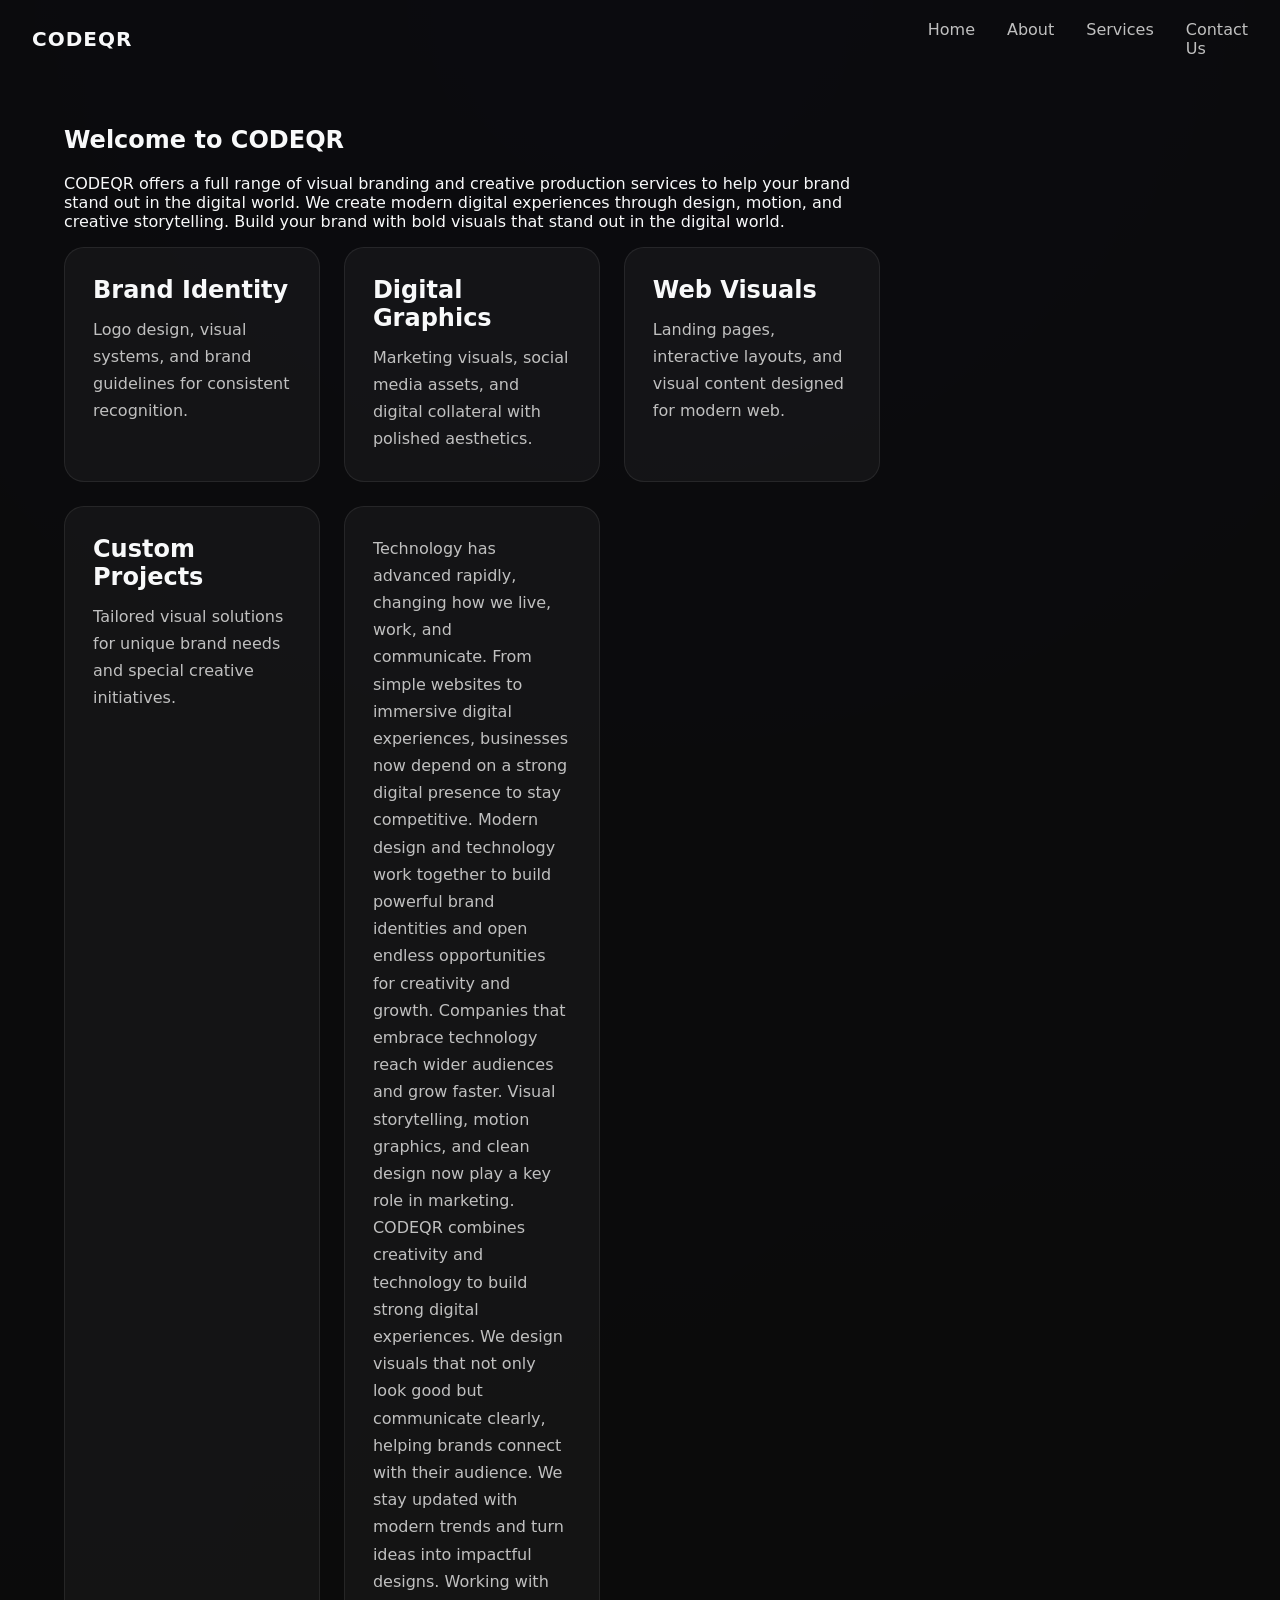
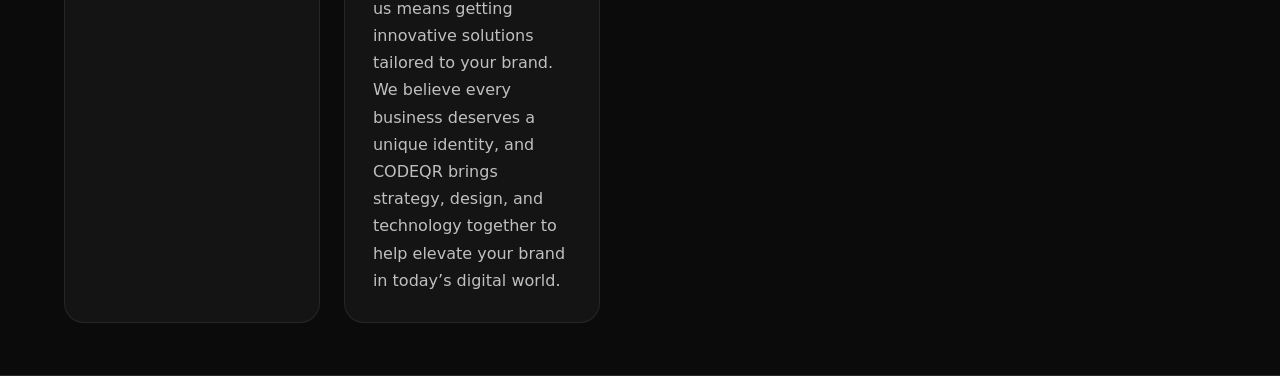
<file: CODEQR/index.html>
<!DOCTYPE html>
<html lang="en">
<head>
  <meta charset="UTF-8">
  <meta name="viewport" content="width=device-width, initial-scale=1.0">
  <title>    CODEQR</title>
  <link rel="stylesheet" href="styles.css">
</head>

<body>

  <header class="site-header">
    <div class="brand">CODEQR</div>

    <nav class="main-nav">
  <a href="index.html" class="nav-link">Home</a>
  <a href="about.html" class="nav-link">About</a>
  <a href="services.html" class="nav-link">Services</a>
  <a href="contact.html" class="nav-link">Contact Us</a>
</nav>
  <main class="page-content services-page">

    <section class="section-block">
      <h1>Welcome to CODEQR</h1>

      <p>
             CODEQR 
        offers a full range of visual branding
        and creative production services to help your
        brand stand out in the digital world. We create modern digital experiences through design, motion, and creative storytelling.
    Build your brand with bold visuals that stand out in the digital world.
      </p>
    </section>

    <section class="services-grid">

      <article class="service-card">
        <h2>Brand Identity</h2>
        <p>
          Logo design, visual systems, and brand guidelines
          for consistent recognition.
        </p>
      </article>

      <article class="service-card">
        <h2>Digital Graphics</h2>
        <p>
          Marketing visuals, social media assets,
          and digital collateral with polished aesthetics.
        </p>
      </article>

      <article class="service-card">
        <h2>Web Visuals</h2>
        <p>
          Landing pages, interactive layouts,
          and visual content designed for modern web.
        </p>
      </article>

      <article class="service-card">
        <h2>Custom Projects</h2>
        <p>
          Tailored visual solutions for unique brand needs
          and special creative initiatives.
        </p>
      </article>
      <article class="service-card">
<p>Technology has advanced rapidly, changing how we live, work, and communicate. From simple websites to immersive digital experiences, businesses now depend on a strong digital presence to stay competitive. Modern design and technology work together to build powerful brand identities and open endless opportunities for creativity and growth. Companies that embrace technology reach wider audiences and grow faster. 
    Visual storytelling, motion graphics, and clean design now play a key role in marketing. CODEQR combines creativity and technology to build strong digital experiences. We design visuals that not only look good but communicate clearly, helping brands connect with their audience.
     We stay updated with modern trends and turn ideas into impactful designs. Working with us means getting innovative solutions tailored to your brand. We believe every business deserves a unique identity, and CODEQR brings strategy, design, and technology together to help elevate your brand in today’s digital world.
</p>
      </article>
    </section>

  </main>

  <script src="script.js"></script>

</body>
</html>
</file>
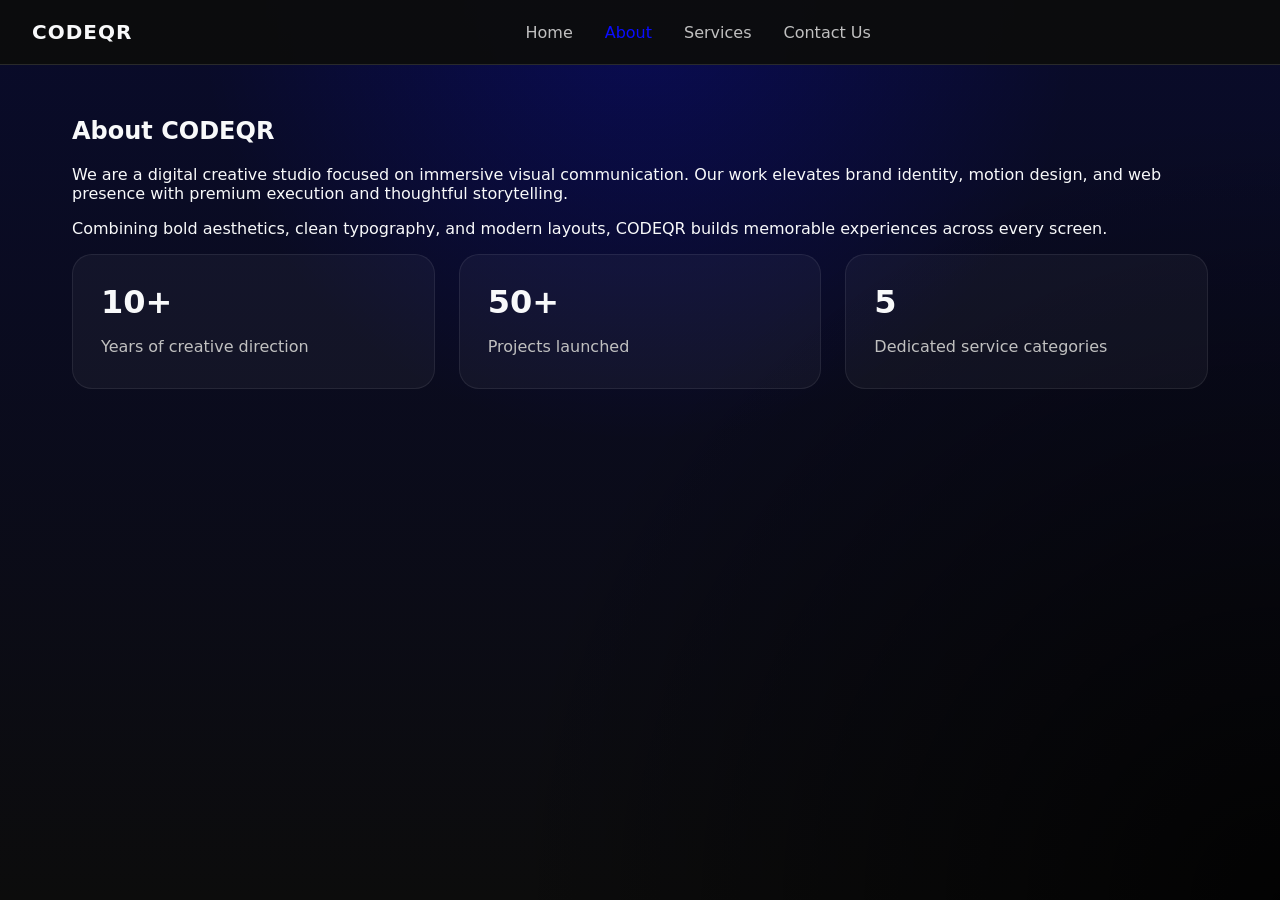
<file: CODEQR/about.html>
<!DOCTYPE html>
<html lang="en">
<head>
  <meta charset="UTF-8">
  <meta name="viewport" content="width=device-width, initial-scale=1.0">
  <title>CODEQR - About</title>
  <link rel="stylesheet" href="styles.css">
</head>

<body>

  <header class="site-header">
    <div class="brand">CODEQR</div>

    <nav class="main-nav">
      <a href="index.html" class="nav-link">Home</a>
      <a href="about.html" class="nav-link active">About</a>
      <a href="services.html" class="nav-link">Services</a>
      <a href="contact.html" class="nav-link">Contact Us</a>
    </nav>
  </header>

  <main class="page-content about-page">

    <section class="section-block">
      <h1>About CODEQR</h1>

      <p>
        We are a digital creative studio focused on immersive
        visual communication. Our work elevates brand identity,
        motion design, and web presence with premium execution
        and thoughtful storytelling.
      </p>

      <p>
        Combining bold aesthetics, clean typography,
        and modern layouts, CODEQR builds memorable
        experiences across every screen.
      </p>
    </section>

    <section class="section-block stats-grid">

      <article class="stat-card">
        <h2>10+</h2>
        <p>Years of creative direction</p>
      </article>

      <article class="stat-card">
        <h2>50+</h2>
        <p>Projects launched</p>
      </article>

      <article class="stat-card">
        <h2>5</h2>
        <p>Dedicated service categories</p>
      </article>

    </section>

  </main>

  <script src="script.js"></script>

</body>
</html>
</file>
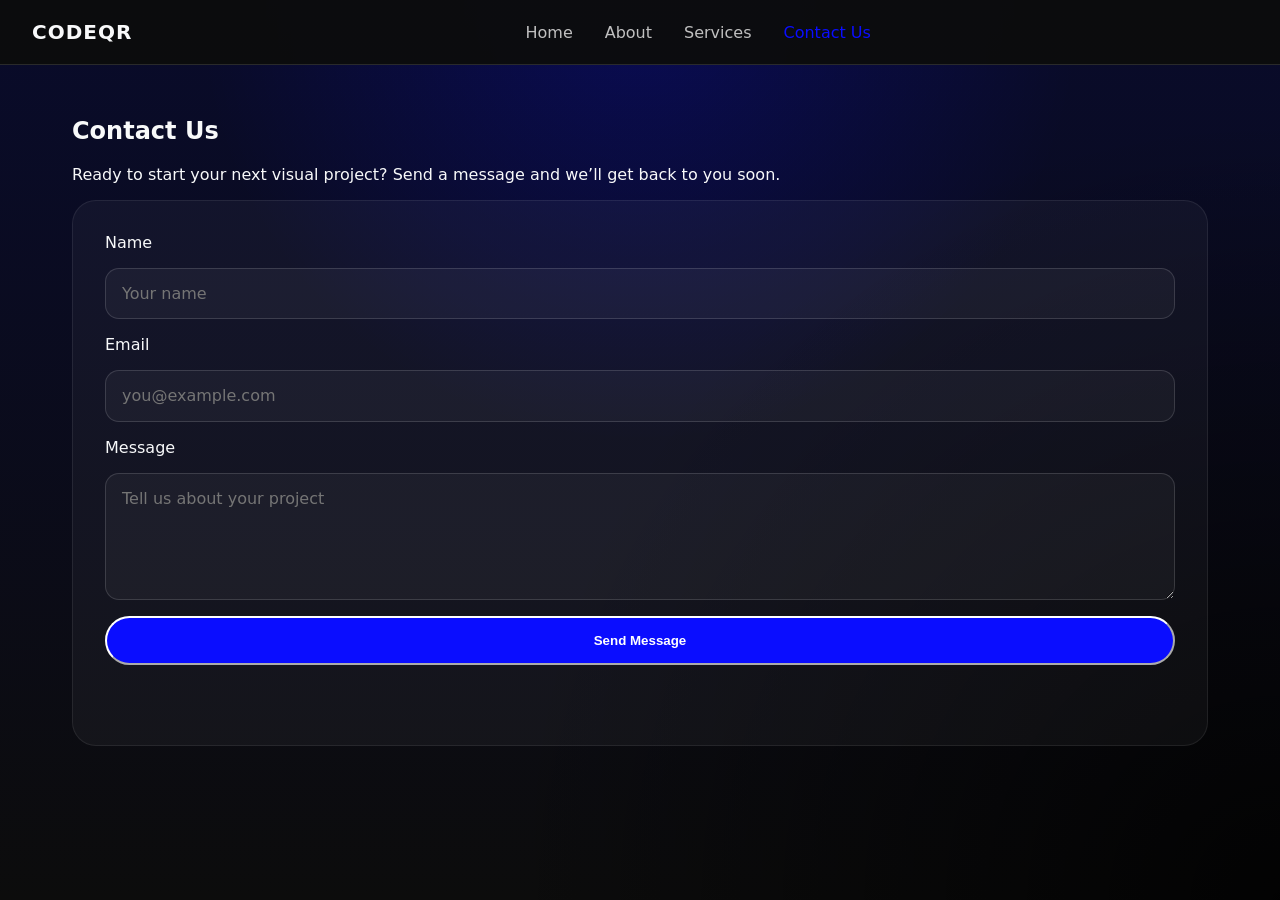
<file: CODEQR/contact.html>
<!DOCTYPE html>
<html lang="en">
<head>
  <meta charset="UTF-8">
  <meta name="viewport" content="width=device-width, initial-scale=1.0">
  <title>CODEQR - Contact Us</title>
  <link rel="stylesheet" href="styles.css">
</head>
<body>
  <header class="site-header">
    <div class="brand">CODEQR</div>
    <nav class="main-nav">
      <a href="index.html" class="nav-link">Home</a>
      <a href="about.html" class="nav-link">About</a>
      <a href="services.html" class="nav-link">Services</a>
      <a href="contact.html" class="nav-link active">Contact Us</a>
    </nav>
  </header>

  <main class="page-content contact-page">
    <section class="section-block">
      <h1>Contact Us</h1>
      <p>Ready to start your next visual project? Send a message and we’ll get back to you soon.</p>
    </section>

    <section class="form-section">
      <form id="contactForm">
        <label for="name">Name</label>
        <input type="text" id="name" name="name" placeholder="Your name" required>

        <label for="email">Email</label>
        <input type="email" id="email" name="email" placeholder="you@example.com" required>

        <label for="message">Message</label>
        <textarea id="message" name="message" rows="5" placeholder="Tell us about your project" required></textarea>

        <button type="submit" class="button primary">Send Message</button>
        <p id="formMessage" class="form-message"></p>
      </form>
    </section>
  </main>

  <script src="script.js"></script>
</body>
</html>
</file>
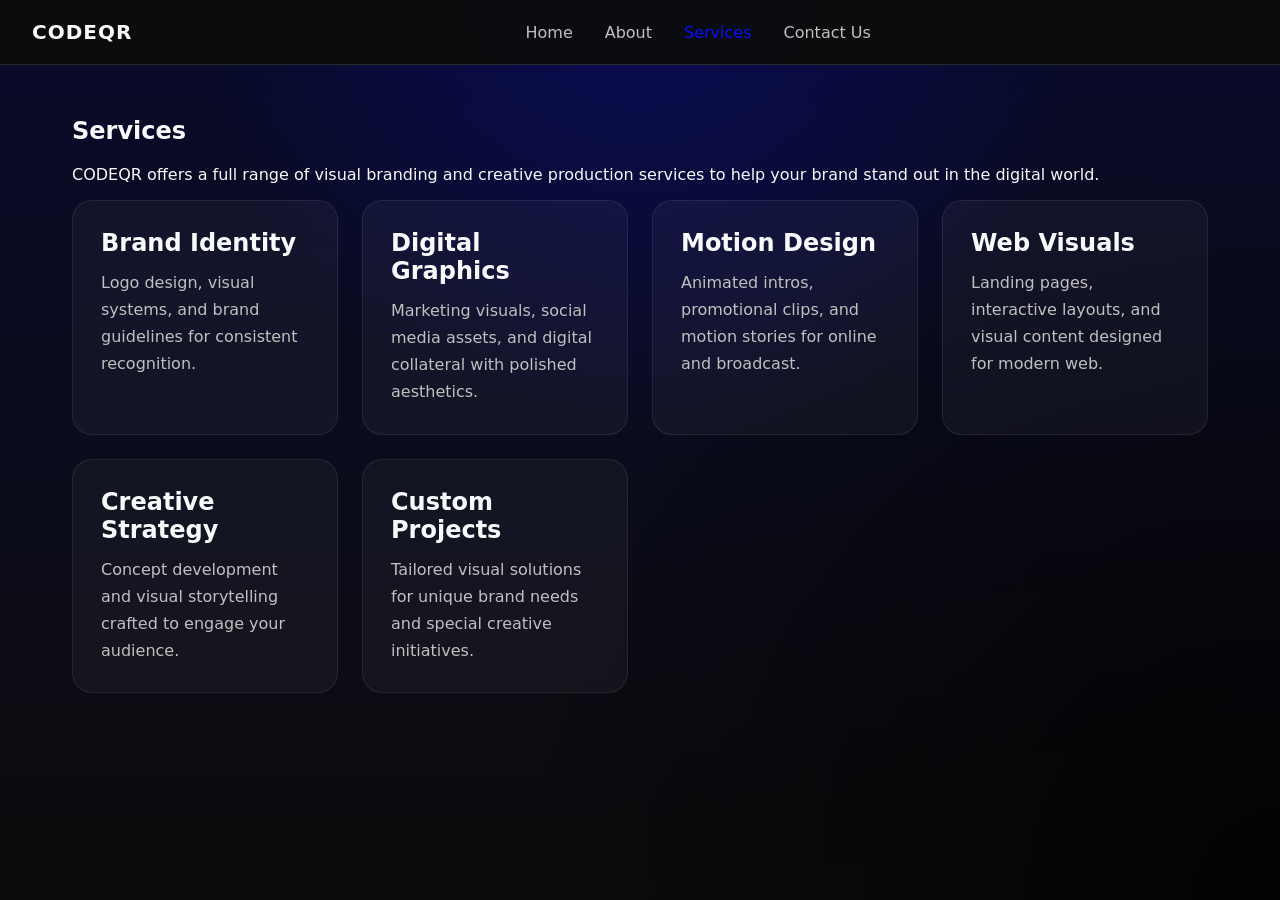
<file: CODEQR/services.html>
<!DOCTYPE html>
<html lang="en">
<head>
  <meta charset="UTF-8">
  <meta name="viewport" content="width=device-width, initial-scale=1.0">
  <title>CODEQR - Services</title>
  <link rel="stylesheet" href="styles.css">
</head>

<body>

  <header class="site-header">
    <div class="brand">CODEQR</div>

    <nav class="main-nav">
      <a href="index.html" class="nav-link">Home</a>
      <a href="about.html" class="nav-link">About</a>
      <a href="services.html" class="nav-link active">Services</a>
      <a href="contact.html" class="nav-link">Contact Us</a>
    </nav>
  </header>

  <main class="page-content services-page">

    <section class="section-block">
      <h1>Services</h1>

      <p>
        CODEQR offers a full range of visual branding
        and creative production services to help your
        brand stand out in the digital world.
      </p>
    </section>

    <section class="services-grid">

      <article class="service-card">
        <h2>Brand Identity</h2>
        <p>
          Logo design, visual systems, and brand guidelines
          for consistent recognition.
        </p>
      </article>

      <article class="service-card">
        <h2>Digital Graphics</h2>
        <p>
          Marketing visuals, social media assets,
          and digital collateral with polished aesthetics.
        </p>
      </article>

      <article class="service-card">
        <h2>Motion Design</h2>
        <p>
          Animated intros, promotional clips,
          and motion stories for online and broadcast.
        </p>
      </article>

      <article class="service-card">
        <h2>Web Visuals</h2>
        <p>
          Landing pages, interactive layouts,
          and visual content designed for modern web.
        </p>
      </article>

      <article class="service-card">
        <h2>Creative Strategy</h2>
        <p>
          Concept development and visual storytelling
          crafted to engage your audience.
        </p>
      </article>

      <article class="service-card">
        <h2>Custom Projects</h2>
        <p>
          Tailored visual solutions for unique brand needs
          and special creative initiatives.
        </p>
      </article>

    </section>

  </main>

  <script src="script.js"></script>

</body>
</html>
</file>
<file: CODEQR/styles.css>
:root {
  color-scheme: dark;
  --bg-dark: #0C0C0C;
  --primary: #0A0DFF;
  --muted: #C0C0C0;
  --surface: #121212;
  --text: #F8F9FA;
  --border: rgba(255,255,255,0.12);
}

* {
  box-sizing: border-box;
}

body {
  margin: 0;
  font-family: Inter, system-ui, -apple-system, BlinkMacSystemFont, 'Segoe UI', sans-serif;

  /* BACKGROUND ADDED */
  background:
    radial-gradient(circle at top, rgba(10,13,255,0.20), transparent 40%),
    radial-gradient(circle at bottom right, rgba(0,0,0,0.8), transparent 50%),
    linear-gradient(180deg, #090B2B 0%, #0C0C0C 100%);

  color: var(--text);
  min-height: 100vh;
}

/* HEADER */
.site-header {
  display: grid;
  grid-template-columns: auto 1fr;
  align-items: center;
  padding: 1.25rem 2rem;
  gap: 1rem;
  position: sticky;
  top: 0;
  background: rgba(12,12,12,0.95);
  border-bottom: 1px solid var(--border);
  z-index: 10;
}

/* BRAND */
.brand {
  font-size: 1.25rem;
  font-weight: 700;
  letter-spacing: 0.05em;
  text-transform: uppercase;
}

/* NAV */
.main-nav {
  display: flex;
  justify-content: center;
  gap: 2rem;
}

.nav-link {
  text-decoration: none;
  color: var(--muted);
  font-weight: 500;
  transition: color 0.2s ease;
}

.nav-link:hover,
.nav-link.active {
  color: var(--primary);
}

/* PAGE */
.page-content {
  padding: 2rem;
  max-width: 1200px;
  margin: 0 auto;
}

/* HERO */
.hero-section {
  background: rgba(255,255,255,0.04);
  border: 1px solid rgba(255,255,255,0.08);
  border-radius: 24px;
  padding: 3rem;
}

.hero-section h1 {
  font-size: clamp(2.5rem, 4vw, 4rem);
  margin: 0 0 1rem;
  line-height: 1.05;
}

.hero-section p {
  color: var(--muted);
  font-size: 1.05rem;
  max-width: 700px;
  margin-bottom: 2rem;
}

/* BUTTONS */
.hero-buttons {
  display: flex;
  flex-wrap: wrap;
  gap: 1rem;
}

.button {
  display: inline-flex;
  align-items: center;
  justify-content: center;
  padding: 0.95rem 1.6rem;
  border-radius: 999px;
  font-weight: 600;
  text-decoration: none;
  transition: 0.2s ease;
}

.primary {
  background: var(--primary);
  color: white;
}

.primary:hover {
  background: #2d33ff;
  box-shadow: 0 0 20px rgba(10,13,255,0.5);
}

.secondary {
  background: transparent;
  color: var(--text);
  border: 1px solid rgba(255,255,255,0.16);
}

/* CARDS */
.intro-cards,
.services-grid,
.stats-grid {
  display: grid;
  gap: 1.5rem;
}

.intro-cards {
  grid-template-columns: repeat(auto-fit, minmax(220px, 1fr));
}

.card,
.service-card,
.stat-card {
  background: rgba(255,255,255,0.04);
  border: 1px solid rgba(255,255,255,0.08);
  border-radius: 20px;
  padding: 1.75rem;
}

.card h2,
.service-card h2,
.stat-card h2 {
  margin: 0 0 0.75rem;
}

.card p,
.service-card p,
.stat-card p {
  margin: 0;
  color: var(--muted);
  line-height: 1.7;
}

/* STATS */
.stats-grid {
  grid-template-columns: repeat(auto-fit, minmax(180px, 1fr));
}

.stat-card h2 {
  font-size: 2rem;
}

/* SERVICES */
.services-grid {
  grid-template-columns: repeat(auto-fit, minmax(240px, 1fr));
}

/* FORM */
form {
  display: grid;
  gap: 1rem;
  background: rgba(255,255,255,0.04);
  border: 1px solid rgba(255,255,255,0.08);
  border-radius: 24px;
  padding: 2rem;
}

input,
textarea {
  width: 100%;
  padding: 0.95rem 1rem;
  border-radius: 14px;
  border: 1px solid rgba(255,255,255,0.14);
  background: rgba(255,255,255,0.04);
  color: var(--text);
  font: inherit;
}

input:focus,
textarea:focus {
  outline: 2px solid rgba(10,13,255,0.35);
}

@media (max-width: 800px) {
  .site-header {
    grid-template-columns: 1fr;
    text-align: center;
  }

  .main-nav {
    flex-wrap: wrap;
    justify-content: center;
  }
}

@media (max-width: 520px) {
  .hero-section {
    padding: 1.6rem;
  }

  .hero-section h1 {
    font-size: 2.4rem;
  }
}
</file>
